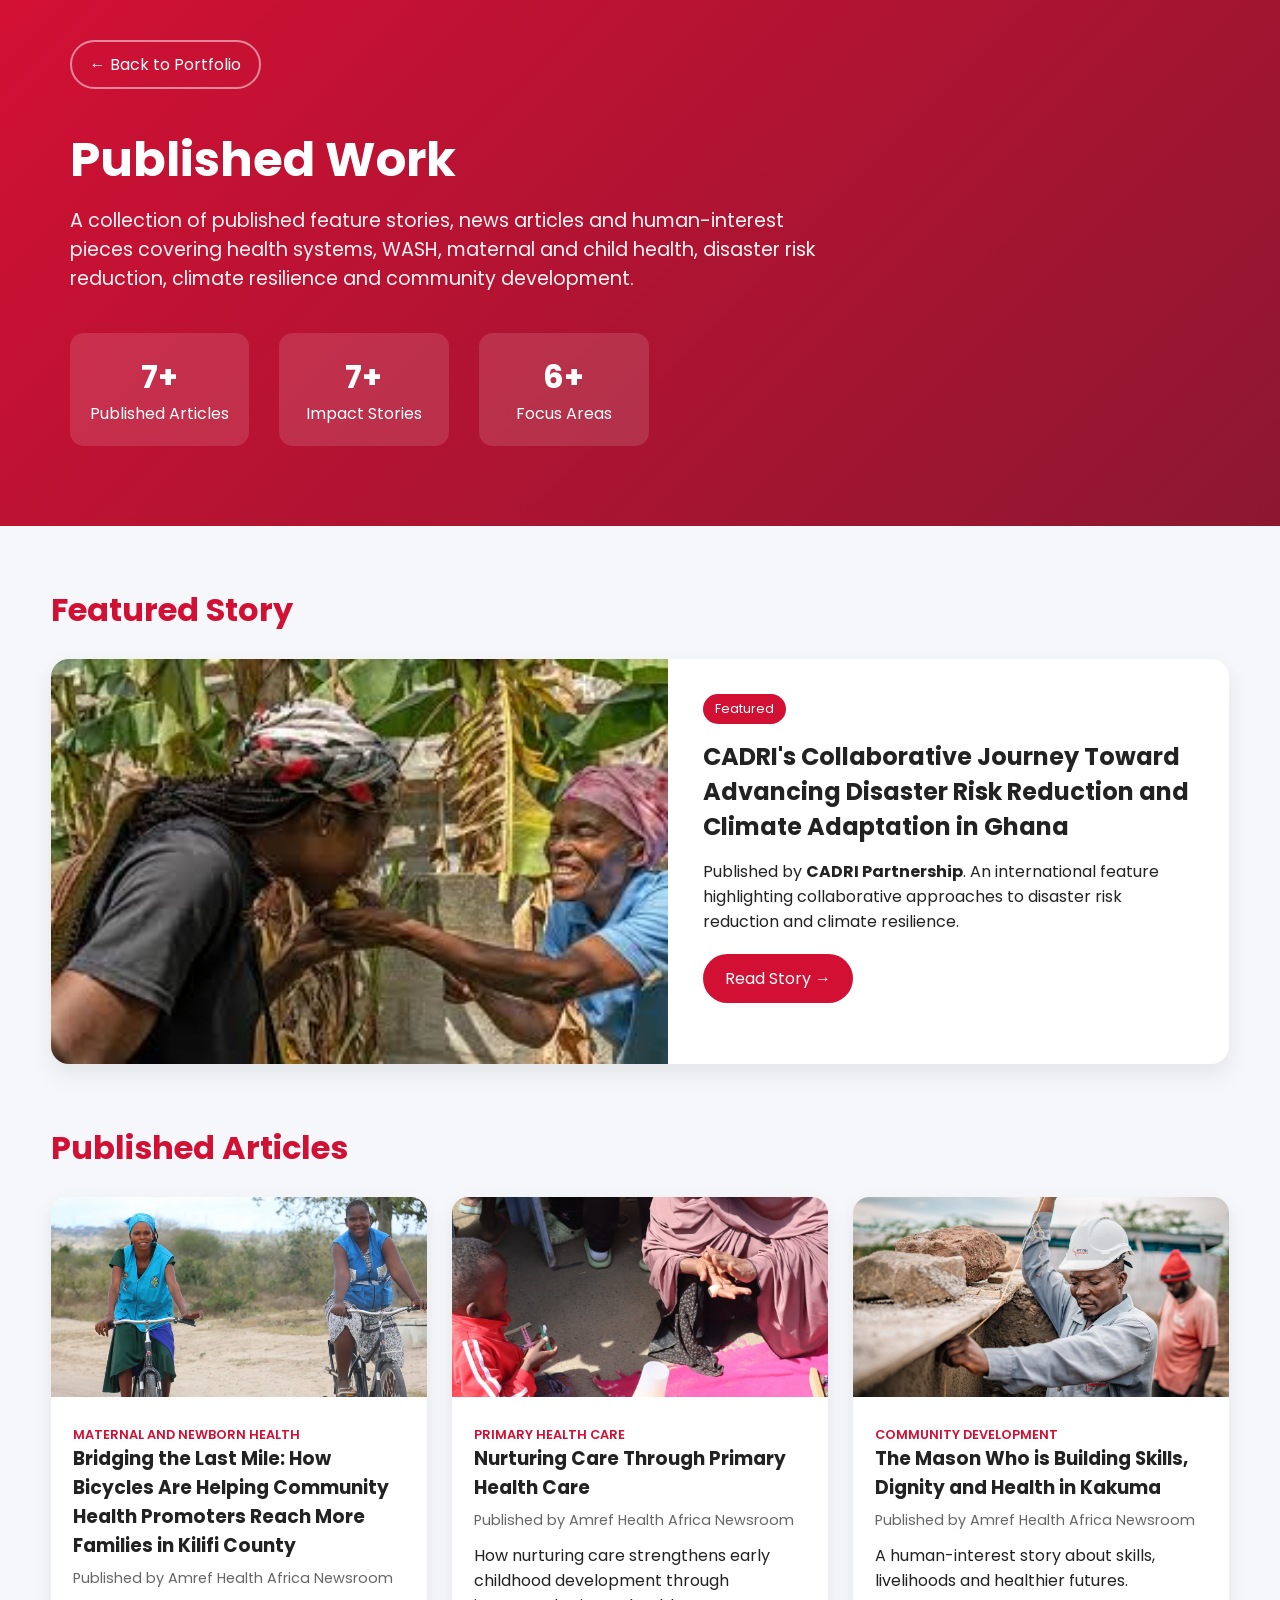
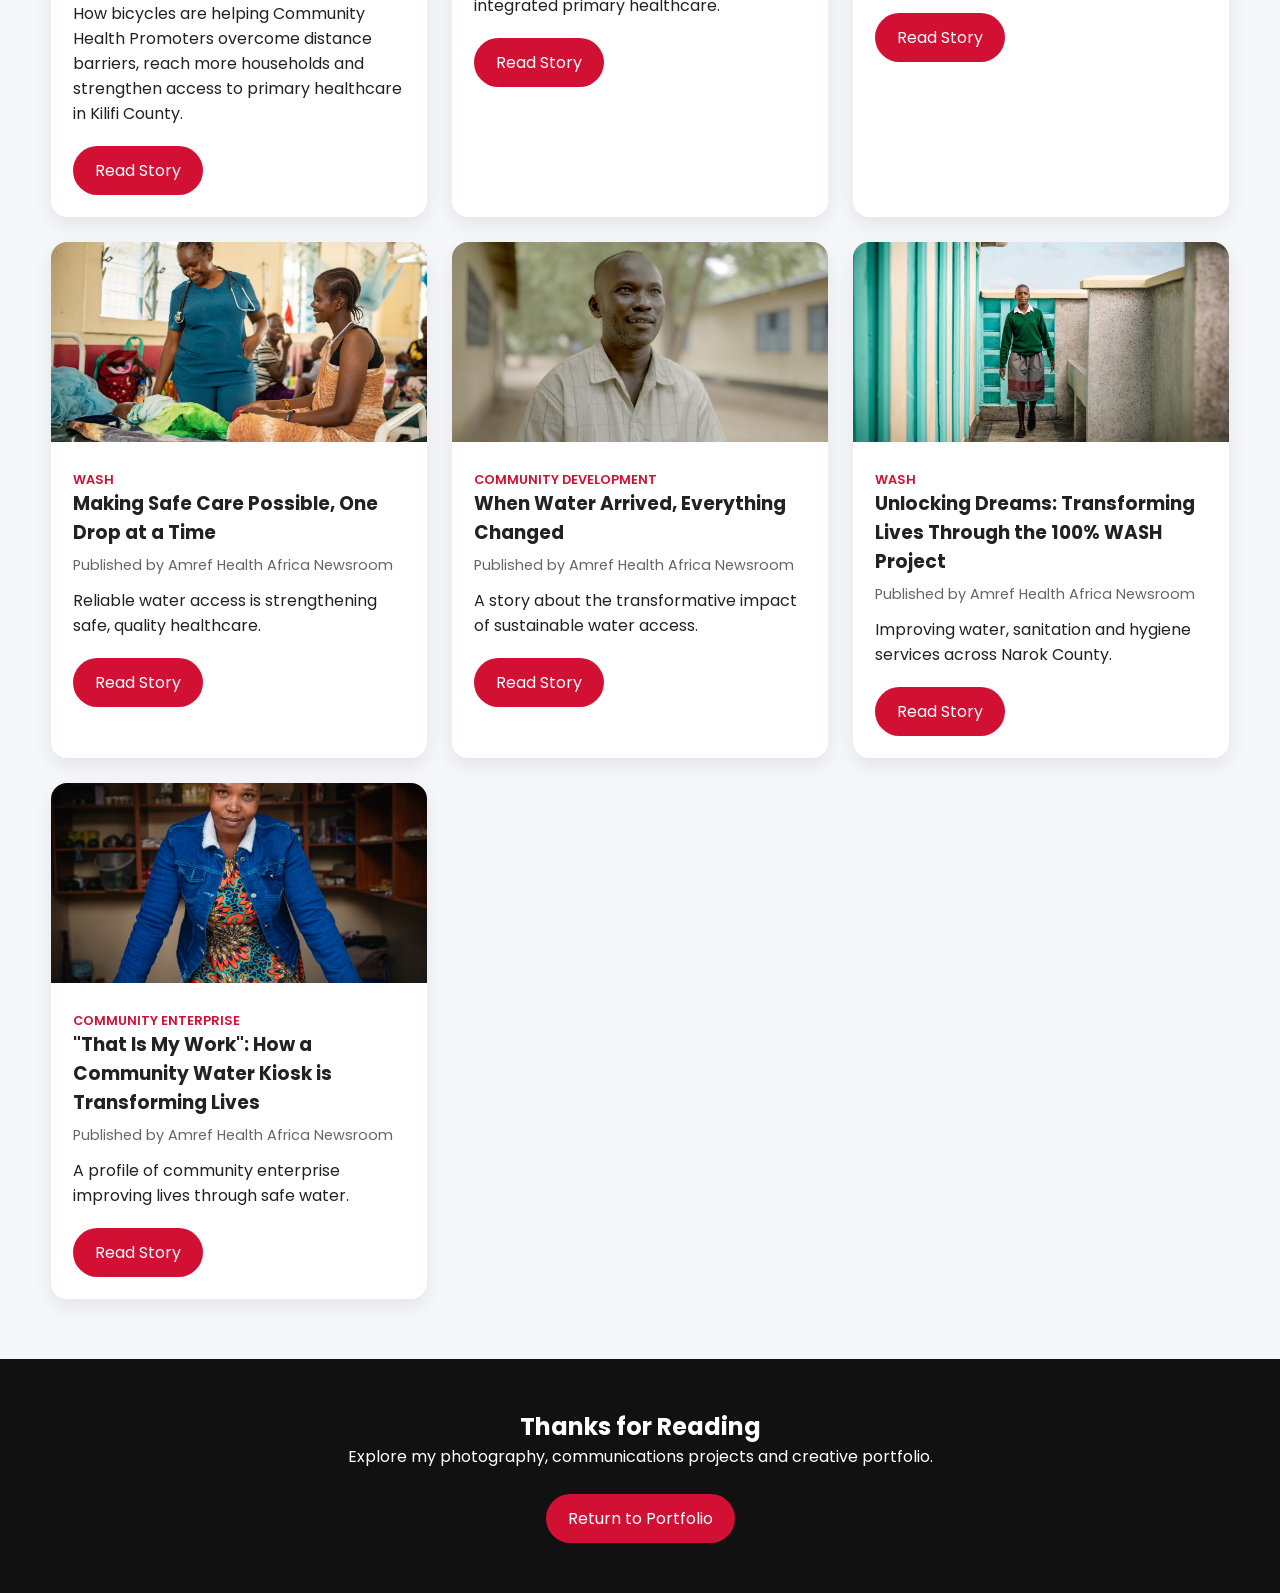
<file: writing.html>
<!DOCTYPE html>
<html lang="en">
<head>
<meta charset="UTF-8">
<meta name="viewport" content="width=device-width, initial-scale=1.0">
<title>Published Work | Paullete Adhiambo</title>

<link href="https://fonts.googleapis.com/css2?family=Poppins:wght@300;400;500;600;700&display=swap" rel="stylesheet">

<style>
* {
    margin: 0;
    padding: 0;
    box-sizing: border-box;
}

body {
    font-family: Poppins, sans-serif;
    background: #f6f7fb;
    color: #222;
}

header {
    background: linear-gradient(135deg, #d21034, #8d1730);
    color: #fff;
    padding: 40px 20px 80px;
}

.container {
    width: min(1200px, 92%);
    margin: auto;
}

.back {
    display: inline-block;
    color: #fff;
    text-decoration: none;
    border: 2px solid rgba(255,255,255,.5);
    padding: 10px 18px;
    border-radius: 30px;
    margin-bottom: 35px;
}

.back:hover {
    background: #fff;
    color: #d21034;
}

h1 {
    font-size: 3rem;
    margin-bottom: 10px;
}

.subtitle {
    font-size: 1.2rem;
    opacity: .95;
    max-width: 760px;
}

.stats {
    display: flex;
    gap: 30px;
    flex-wrap: wrap;
    margin-top: 40px;
}

.stat {
    background: rgba(255,255,255,.12);
    padding: 20px;
    border-radius: 14px;
    min-width: 170px;
    text-align: center;
}

.stat h2 {
    font-size: 2rem;
}

section {
    padding: 60px 0;
}

.section-title {
    font-size: 2rem;
    color: #d21034;
    margin-bottom: 25px;
}

.featured {
    display: grid;
    grid-template-columns: 1.1fr 1fr;
    background: #fff;
    border-radius: 18px;
    overflow: hidden;
    box-shadow: 0 10px 25px rgba(0,0,0,.08);
}

.featured img {
    width: 100%;
    height: 100%;
    object-fit: cover;
    background: #ddd;
}

.content {
    padding: 35px;
}

.badge {
    display: inline-block;
    background: #d21034;
    color: #fff;
    padding: 6px 12px;
    border-radius: 20px;
    font-size: .8rem;
    margin-bottom: 15px;
}

.btn {
    display: inline-block;
    margin-top: 20px;
    background: #d21034;
    color: #fff;
    text-decoration: none;
    padding: 12px 22px;
    border-radius: 30px;
}

.btn:hover {
    background: #8d1730;
}

.grid {
    display: grid;
    grid-template-columns: repeat(auto-fit, minmax(300px, 1fr));
    gap: 25px;
}

.card {
    background: #fff;
    border-radius: 16px;
    overflow: hidden;
    box-shadow: 0 8px 20px rgba(0,0,0,.08);
    transition: .25s;
}

.card:hover {
    transform: translateY(-6px);
}

.card img {
    width: 100%;
    height: 200px;
    object-fit: cover;
    background: #ddd;
}

.card-body {
    padding: 22px;
}

.category {
    font-size: .8rem;
    color: #d21034;
    font-weight: 600;
    text-transform: uppercase;
}

.publisher {
    font-size: .9rem;
    color: #666;
    margin: 8px 0 12px;
}

footer {
    background: #111;
    color: #fff;
    text-align: center;
    padding: 50px 20px;
}

footer .btn {
    margin-top: 25px;
}

@media(max-width: 900px) {
    .featured {
        grid-template-columns: 1fr;
    }

    h1 {
        font-size: 2.2rem;
    }
}

@media(max-width: 600px) {
    .grid {
        grid-template-columns: 1fr;
    }

    .stat {
        min-width: 130px;
        flex: 1;
    }

    .content {
        padding: 25px;
    }
}
</style>
</head>

<body>

<header>
<div class="container">

<a href="index.html" class="back">← Back to Portfolio</a>

<h1>Published Work</h1>

<p class="subtitle">
A collection of published feature stories, news articles and human-interest pieces covering health systems, WASH, maternal and child health, disaster risk reduction, climate resilience and community development.
</p>

<div class="stats">

<div class="stat">
<h2>7+</h2>
<p>Published Articles</p>
</div>

<div class="stat">
<h2>7+</h2>
<p>Impact Stories</p>
</div>

<div class="stat">
<h2>6+</h2>
<p>Focus Areas</p>
</div>

</div>
</div>
</header>

<!-- FEATURED STORY -->
<section>
<div class="container">

<h2 class="section-title">Featured Story</h2>

<div class="featured">

<img src="images/CADRI.jfif" alt="CADRI collaborative disaster risk reduction work">

<div class="content">

<span class="badge">Featured</span>

<h2>CADRI's Collaborative Journey Toward Advancing Disaster Risk Reduction and Climate Adaptation in Ghana</h2>

<p style="margin-top:15px">
Published by <strong>CADRI Partnership</strong>. An international feature highlighting collaborative approaches to disaster risk reduction and climate resilience.
</p>

<a class="btn" target="_blank" rel="noopener noreferrer"
href="https://cadri-partnership.medium.com/cadris-collaborative-journey-toward-robust-disaster-risk-management-in-ghana-4c833bcfca13">
Read Story →
</a>

</div>
</div>
</div>
</section>

<!-- PUBLISHED ARTICLES -->
<section style="padding-top:0">
<div class="container">

<h2 class="section-title">Published Articles</h2>

<div class="grid">

<!-- NEW ARTICLE: BRIDGING THE LAST MILE -->

<div class="card">

<img src="images/WhatsApp Image 2026-11-03 at 15.10.10.jpeg"
alt="Community Health Promoter using a bicycle to reach households in Kilifi County">

<div class="card-body">

<div class="category">Maternal and Newborn Health</div>

<h3>Bridging the Last Mile: How Bicycles Are Helping Community Health Promoters Reach More Families in Kilifi County</h3>

<div class="publisher">Published by Amref Health Africa Newsroom</div>

<p>How bicycles are helping Community Health Promoters overcome distance barriers, reach more households and strengthen access to primary healthcare in Kilifi County.</p>

<a class="btn" target="_blank" rel="noopener noreferrer"
href="https://newsroom.amref.org/blog/2026/10/bridging-the-last-mile-how-bicycles-are-helping-community-health-promoters-reach-more-families-in-kilifi-county/">
Read Story
</a>

</div>
</div>

<!-- NURTURING CARE -->

<div class="card">

<img src="images/TUCHEZE.jpeg" alt="Nurturing care and early childhood development">

<div class="card-body">

<div class="category">Primary Health Care</div>

<h3>Nurturing Care Through Primary Health Care</h3>

<div class="publisher">Published by Amref Health Africa Newsroom</div>

<p>How nurturing care strengthens early childhood development through integrated primary healthcare.</p>

<a class="btn" target="_blank" rel="noopener noreferrer"
href="https://newsroom.amref.org/blog/2026/02/nurturing-care-primary-health-care/">
Read Story
</a>

</div>
</div>

<!-- THE MASON -->

<div class="card">

<img src="images/MASON.jpeg" alt="Community mason in Kakuma">

<div class="card-body">

<div class="category">Community Development</div>

<h3>The Mason Who is Building Skills, Dignity and Health in Kakuma</h3>

<div class="publisher">Published by Amref Health Africa Newsroom</div>

<p>A human-interest story about skills, livelihoods and healthier futures.</p>

<a class="btn" target="_blank" rel="noopener noreferrer"
href="https://amref.ch/the-mason-who-is-building-skills-dignity-and-health-in-kakuma/">
Read Story
</a>

</div>
</div>

<!-- SAFE CARE -->

<div class="card">

<img src="images/SAFECARE.jpg" alt="Water access in healthcare facilities">

<div class="card-body">

<div class="category">WASH</div>

<h3>Making Safe Care Possible, One Drop at a Time</h3>

<div class="publisher">Published by Amref Health Africa Newsroom</div>

<p>Reliable water access is strengthening safe, quality healthcare.</p>

<a class="btn" target="_blank" rel="noopener noreferrer"
href="https://newsroom.amref.org/blog/2026/07/making-safe-care-possible-one-drop-at-a-time/">
Read Story
</a>

</div>
</div>

<!-- WHEN WATER ARRIVED -->

<div class="card">

<img src="images/WATER ARRIVED.jpeg" alt="Community water access">

<div class="card-body">

<div class="category">Community Development</div>

<h3>When Water Arrived, Everything Changed</h3>

<div class="publisher">Published by Amref Health Africa Newsroom</div>

<p>A story about the transformative impact of sustainable water access.</p>

<a class="btn" target="_blank" rel="noopener noreferrer"
href="https://newsroom.amref.org/blog/2026/07/when-water-arrived-everything-changed/">
Read Story
</a>

</div>
</div>

<!-- WASH PROJECT -->

<div class="card">

<img src="images/WASHSCOOL.jpg" alt="WASH project in Narok County">

<div class="card-body">

<div class="category">WASH</div>

<h3>Unlocking Dreams: Transforming Lives Through the 100% WASH Project</h3>

<div class="publisher">Published by Amref Health Africa Newsroom</div>

<p>Improving water, sanitation and hygiene services across Narok County.</p>

<a class="btn" target="_blank" rel="noopener noreferrer"
href="https://newsroom.amref.org/blog/2026/06/unlocking-dreams-transforming-lives-through-the-100-wash-project-in-narok-county/">
Read Story
</a>

</div>
</div>

<!-- COMMUNITY WATER KIOSK -->

<div class="card">

<img src="images/MY WORK.jpg" alt="Community water kiosk">

<div class="card-body">

<div class="category">Community Enterprise</div>

<h3>"That Is My Work": How a Community Water Kiosk is Transforming Lives</h3>

<div class="publisher">Published by Amref Health Africa Newsroom</div>

<p>A profile of community enterprise improving lives through safe water.</p>

<a class="btn" target="_blank" rel="noopener noreferrer"
href="https://newsroom.amref.org/blog/2026/06/that-is-my-work-how-a-community-water-kiosk-is-transforming-lives-in-narok/">
Read Story
</a>

</div>
</div>

</div>
</div>
</section>

<!-- FOOTER -->

<footer>

<h2>Thanks for Reading</h2>

<p>Explore my photography, communications projects and creative portfolio.</p>

<a class="btn" href="index.html">Return to Portfolio</a>

</footer>

<!-- SCROLL ANIMATIONS -->

<script>
const observer = new IntersectionObserver(entries => {

    entries.forEach(e => {

        if (e.isIntersecting) {

            e.target.animate(
                [
                    { opacity: 0, transform: "translateY(30px)" },
                    { opacity: 1, transform: "translateY(0)" }
                ],
                {
                    duration: 600,
                    fill: "forwards"
                }
            );

            observer.unobserve(e.target);
        }

    });

}, { threshold: .15 });

document.querySelectorAll(".card, .featured").forEach(el => {
    el.style.opacity = 0;
    observer.observe(el);
});
</script>

</body>
</html>
</file>
